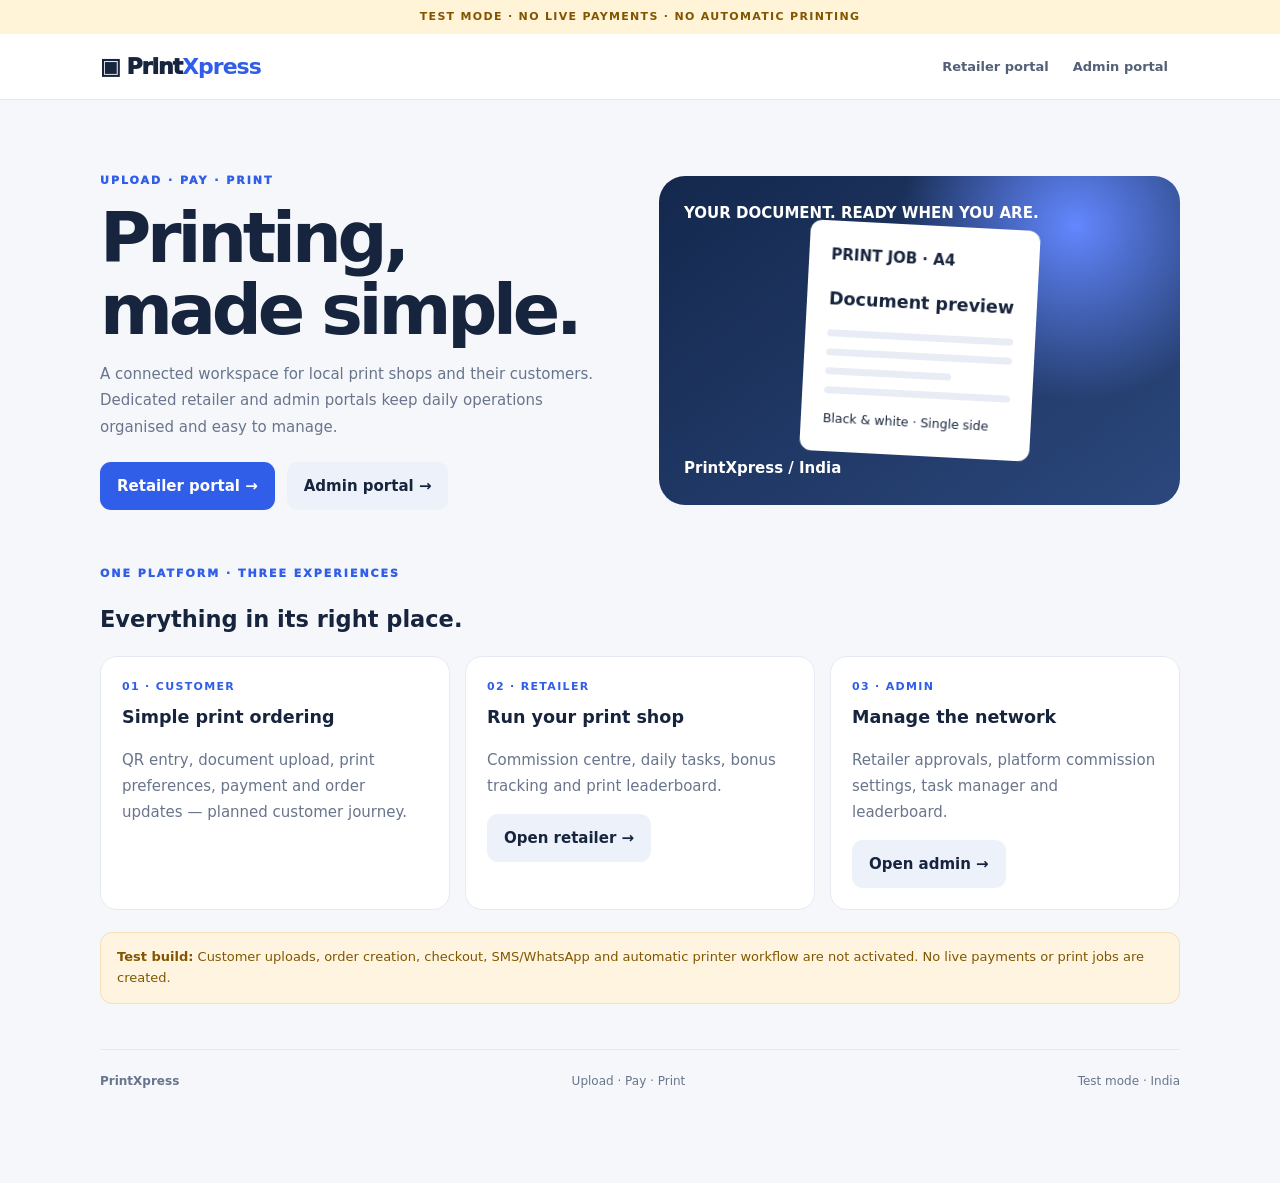
<file: index.html>
<!doctype html><html lang="en"><head><meta charset="utf-8"><meta name="viewport" content="width=device-width,initial-scale=1"><title>PrintXpress | Upload · Pay · Print</title><link rel="stylesheet" href="./assets/style.css"></head><body>
<div class="testbar">TEST MODE · NO LIVE PAYMENTS · NO AUTOMATIC PRINTING</div><header><nav><a class="logo" href="/">▣ Print<b>Xpress</b></a><div><a href="./retailer/">Retailer portal</a><a href="./admin/">Admin portal</a></div></nav></header>
<main><section class="hero"><div><div class="kicker">UPLOAD · PAY · PRINT</div><h1>Printing, made simple.</h1><p>A connected workspace for local print shops and their customers. Dedicated retailer and admin portals keep daily operations organised and easy to manage.</p><div class="actions"><a class="btn primary" href="./retailer/">Retailer portal →</a><a class="btn" href="./admin/">Admin portal →</a></div></div><div class="visual"><b>YOUR DOCUMENT. READY WHEN YOU ARE.</b><div class="paper"><b>PRINT JOB · A4</b><h3>Document preview</h3><div class="line"></div><div class="line"></div><div class="line short"></div><div class="line"></div><small>Black & white · Single side</small></div><b>PrintXpress / India</b></div></section>
<div class="kicker">ONE PLATFORM · THREE EXPERIENCES</div><h2>Everything in its right place.</h2><div class="grid"><article class="card"><div class="num">01 · CUSTOMER</div><h3>Simple print ordering</h3><p>QR entry, document upload, print preferences, payment and order updates — planned customer journey.</p></article><article class="card"><div class="num">02 · RETAILER</div><h3>Run your print shop</h3><p>Commission centre, daily tasks, bonus tracking and print leaderboard.</p><a class="btn" href="./retailer/">Open retailer →</a></article><article class="card"><div class="num">03 · ADMIN</div><h3>Manage the network</h3><p>Retailer approvals, platform commission settings, task manager and leaderboard.</p><a class="btn" href="./admin/">Open admin →</a></article></div>
<div class="notice"><b>Test build:</b> Customer uploads, order creation, checkout, SMS/WhatsApp and automatic printer workflow are not activated. No live payments or print jobs are created.</div><footer><b>PrintXpress</b><span>Upload · Pay · Print</span><span>Test mode · India</span></footer></main></body></html>
</file>
<file: assets/style.css>
:root{--ink:#17243d;--muted:#68758c;--blue:#315ee8;--soft:#eaf0ff;--line:#e5eaf2;--bg:#f5f7fb}
*{box-sizing:border-box}body{margin:0;background:var(--bg);color:var(--ink);font:15px/1.6 Inter,system-ui,Arial}
a{color:inherit;text-decoration:none}button,input,textarea{font:inherit}
.testbar{background:#fff3d8;color:#835400;text-align:center;padding:8px;font-size:11px;font-weight:900;letter-spacing:.12em}
header{background:#fff;border-bottom:1px solid var(--line);position:sticky;top:0}nav{max-width:1120px;margin:auto;padding:15px 20px;display:flex;justify-content:space-between;align-items:center;gap:15px;flex-wrap:wrap}
.logo{font-size:22px;font-weight:950;letter-spacing:-1px}.logo b{color:var(--blue)}nav a:not(.logo){padding:9px 12px;border-radius:10px;color:#536078;font-weight:700;font-size:13px}
main{max-width:1120px;margin:auto;padding:42px 20px 70px}.hero{display:grid;grid-template-columns:1fr 1fr;gap:38px;align-items:center;padding:30px 0 55px}
.kicker,.eyebrow{font-size:11px;color:var(--blue);font-weight:950;letter-spacing:.18em}h1{font-size:clamp(42px,6vw,70px);line-height:1.02;letter-spacing:-.06em;margin:14px 0}p{color:var(--muted);line-height:1.75}
.btn{display:inline-block;border:0;border-radius:11px;padding:12px 17px;background:#edf1fa;color:var(--ink);font-weight:800;cursor:pointer}.primary{background:var(--blue);color:white}.actions{display:flex;gap:12px;flex-wrap:wrap;margin-top:22px}
.visual{min-height:310px;border-radius:26px;background:radial-gradient(circle at 80% 15%,#6387ff,transparent 35%),linear-gradient(145deg,#14284d,#2b477c);padding:25px;color:#fff;display:flex;flex-direction:column;justify-content:space-between}
.paper{align-self:center;background:white;color:var(--ink);width:230px;padding:22px;border-radius:12px;transform:rotate(3deg)}.line{height:7px;border-radius:8px;background:#e8edf5;margin:12px 0}.short{width:68%}
.grid{display:grid;grid-template-columns:repeat(3,1fr);gap:15px}.card,.panel{background:#fff;border:1px solid var(--line);border-radius:17px;padding:21px}.card h3{margin:8px 0}.num{font-size:11px;font-weight:900;color:var(--blue);letter-spacing:.12em}
.notice{margin:22px 0;padding:14px 16px;background:#fff4df;color:#805700;border:1px solid #f4e1b6;border-radius:12px;font-size:13px}
.portal{max-width:900px;margin:30px auto}.portal h1{font-size:36px}.field{display:block;margin:13px 0}.field span{display:block;font-size:12px;font-weight:800;margin-bottom:6px}
input,textarea{width:100%;padding:12px;border:1px solid #d9e0eb;border-radius:10px;background:white}.stats,.tiles{display:grid;grid-template-columns:repeat(3,1fr);gap:12px}
.stat,.tile{background:#f7f9fd;border:1px solid var(--line);border-radius:13px;padding:15px}.stat small{color:var(--muted)}.stat strong{display:block;font-size:22px}
.tablewrap{overflow:auto}table{width:100%;border-collapse:collapse;min-width:500px}td,th{text-align:left;padding:12px;border-bottom:1px solid var(--line);font-size:13px}th{font-size:10px;color:var(--muted);letter-spacing:.1em;text-transform:uppercase}
.hidden{display:none!important}.msg{padding:12px;border-radius:10px;background:#eef3ff;color:#34518b;margin-top:12px;font-size:13px}.error{background:#fff0f0;color:#a22e39}.success{background:#eaf8f0;color:#176b42}
footer{border-top:1px solid var(--line);padding:22px 0;margin-top:45px;color:var(--muted);font-size:12px;display:flex;justify-content:space-between;flex-wrap:wrap}
@media(max-width:740px){.hero{grid-template-columns:1fr}.grid,.tiles{grid-template-columns:1fr}.stats{grid-template-columns:1fr 1fr}main{padding:25px 15px 55px}}
</file>
